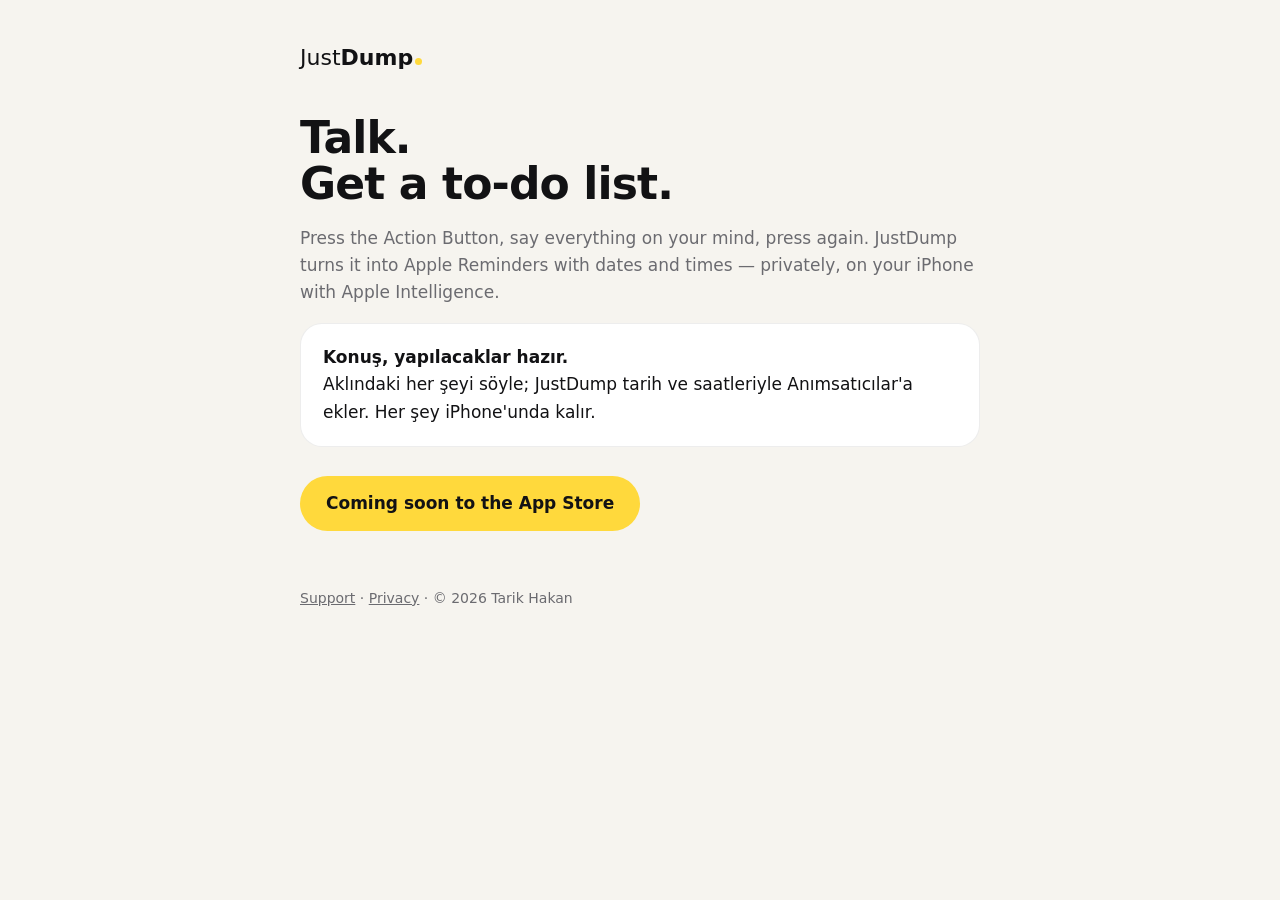
<file: index.html>
<!doctype html><html lang="en"><head><meta charset="utf-8"><meta name="viewport" content="width=device-width,initial-scale=1"><link rel="stylesheet" href="./style.css"><title>JustDump</title></head><body><main>
<a class="mark" href="./">Just<b>Dump</b><i></i></a>
<h1>Talk.<br>Get a to-do list.</h1>
<p>Press the Action Button, say everything on your mind, press again. JustDump turns it into Apple Reminders with dates and times — privately, on your iPhone with Apple Intelligence.</p>
<div class="card"><strong>Konuş, yapılacaklar hazır.</strong><br>Aklındaki her şeyi söyle; JustDump tarih ve saatleriyle Anımsatıcılar'a ekler. Her şey iPhone'unda kalır.</div>
<p><span class="btn">Coming soon to the App Store</span></p>
<footer><a href="./support/">Support</a> · <a href="./privacy/">Privacy</a> · © 2026 Tarik Hakan</footer>
</main></body></html>
</file>
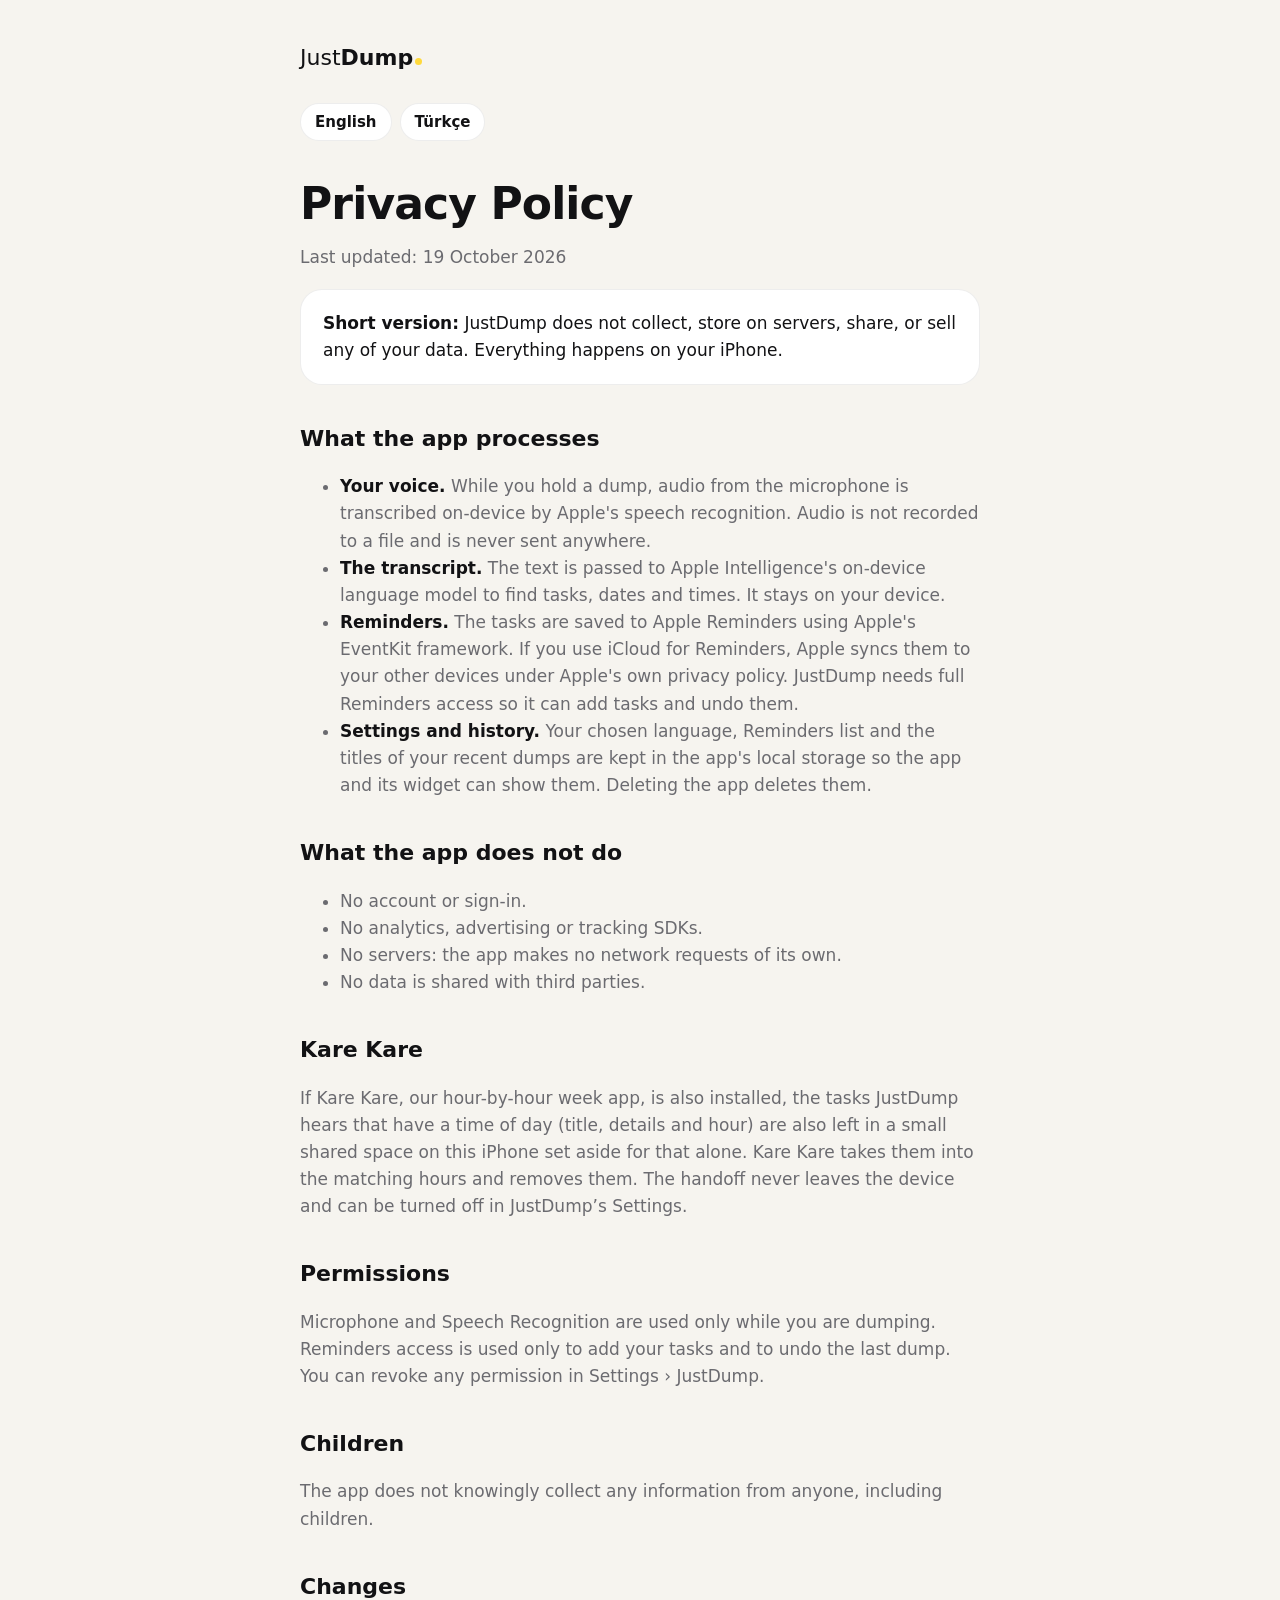
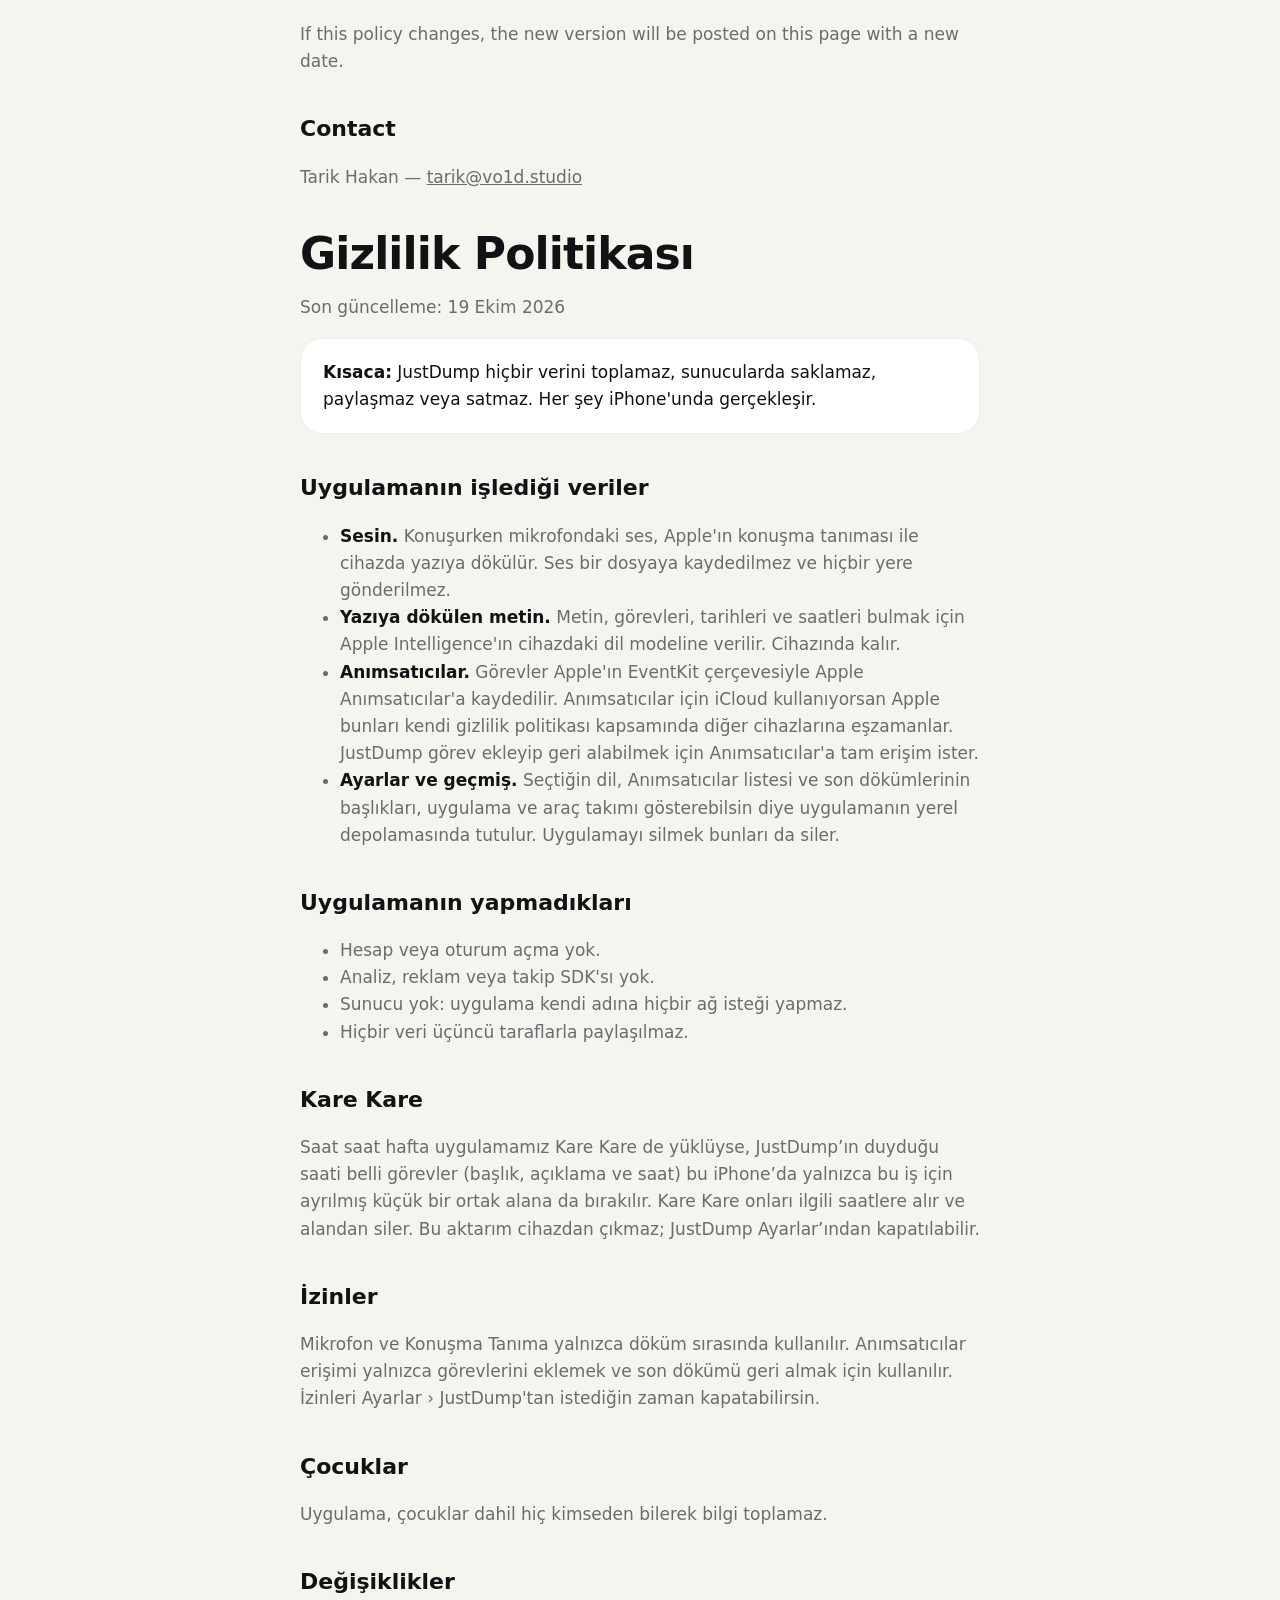
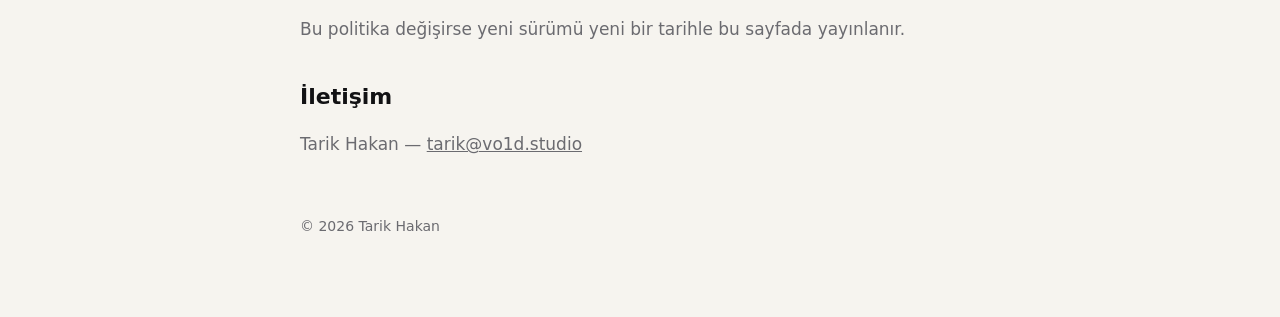
<file: privacy/index.html>
<!doctype html><html lang="en"><head><meta charset="utf-8"><meta name="viewport" content="width=device-width,initial-scale=1"><link rel="stylesheet" href="../style.css"><title>JustDump Privacy Policy</title></head><body><main>
<a class="mark" href="../">Just<b>Dump</b><i></i></a>
<div class="lang"><a href="#en">English</a><a href="#tr">Türkçe</a></div>
<section id="en">
<h1>Privacy Policy</h1>
<p>Last updated: 19 October 2026</p>
<div class="card"><strong>Short version:</strong> JustDump does not collect, store on servers, share, or sell any of your data. Everything happens on your iPhone.</div>
<h2>What the app processes</h2>
<ul>
<li><strong>Your voice.</strong> While you hold a dump, audio from the microphone is transcribed on-device by Apple's speech recognition. Audio is not recorded to a file and is never sent anywhere.</li>
<li><strong>The transcript.</strong> The text is passed to Apple Intelligence's on-device language model to find tasks, dates and times. It stays on your device.</li>
<li><strong>Reminders.</strong> The tasks are saved to Apple Reminders using Apple's EventKit framework. If you use iCloud for Reminders, Apple syncs them to your other devices under Apple's own privacy policy. JustDump needs full Reminders access so it can add tasks and undo them.</li>
<li><strong>Settings and history.</strong> Your chosen language, Reminders list and the titles of your recent dumps are kept in the app's local storage so the app and its widget can show them. Deleting the app deletes them.</li>
</ul>
<h2>What the app does not do</h2>
<ul><li>No account or sign-in.</li><li>No analytics, advertising or tracking SDKs.</li><li>No servers: the app makes no network requests of its own.</li><li>No data is shared with third parties.</li></ul>
<h2>Kare Kare</h2><p>If Kare Kare, our hour-by-hour week app, is also installed, the tasks JustDump hears that have a time of day (title, details and hour) are also left in a small shared space on this iPhone set aside for that alone. Kare Kare takes them into the matching hours and removes them. The handoff never leaves the device and can be turned off in JustDump’s Settings.</p>
<h2>Permissions</h2>
<p>Microphone and Speech Recognition are used only while you are dumping. Reminders access is used only to add your tasks and to undo the last dump. You can revoke any permission in Settings › JustDump.</p>
<h2>Children</h2><p>The app does not knowingly collect any information from anyone, including children.</p>
<h2>Changes</h2><p>If this policy changes, the new version will be posted on this page with a new date.</p>
<h2>Contact</h2><p>Tarik Hakan — <a href="mailto:tarik@vo1d.studio">tarik@vo1d.studio</a></p>
</section>
<section id="tr">
<h1>Gizlilik Politikası</h1>
<p>Son güncelleme: 19 Ekim 2026</p>
<div class="card"><strong>Kısaca:</strong> JustDump hiçbir verini toplamaz, sunucularda saklamaz, paylaşmaz veya satmaz. Her şey iPhone'unda gerçekleşir.</div>
<h2>Uygulamanın işlediği veriler</h2>
<ul>
<li><strong>Sesin.</strong> Konuşurken mikrofondaki ses, Apple'ın konuşma tanıması ile cihazda yazıya dökülür. Ses bir dosyaya kaydedilmez ve hiçbir yere gönderilmez.</li>
<li><strong>Yazıya dökülen metin.</strong> Metin, görevleri, tarihleri ve saatleri bulmak için Apple Intelligence'ın cihazdaki dil modeline verilir. Cihazında kalır.</li>
<li><strong>Anımsatıcılar.</strong> Görevler Apple'ın EventKit çerçevesiyle Apple Anımsatıcılar'a kaydedilir. Anımsatıcılar için iCloud kullanıyorsan Apple bunları kendi gizlilik politikası kapsamında diğer cihazlarına eşzamanlar. JustDump görev ekleyip geri alabilmek için Anımsatıcılar'a tam erişim ister.</li>
<li><strong>Ayarlar ve geçmiş.</strong> Seçtiğin dil, Anımsatıcılar listesi ve son dökümlerinin başlıkları, uygulama ve araç takımı gösterebilsin diye uygulamanın yerel depolamasında tutulur. Uygulamayı silmek bunları da siler.</li>
</ul>
<h2>Uygulamanın yapmadıkları</h2>
<ul><li>Hesap veya oturum açma yok.</li><li>Analiz, reklam veya takip SDK'sı yok.</li><li>Sunucu yok: uygulama kendi adına hiçbir ağ isteği yapmaz.</li><li>Hiçbir veri üçüncü taraflarla paylaşılmaz.</li></ul>
<h2>Kare Kare</h2><p>Saat saat hafta uygulamamız Kare Kare de yüklüyse, JustDump’ın duyduğu saati belli görevler (başlık, açıklama ve saat) bu iPhone’da yalnızca bu iş için ayrılmış küçük bir ortak alana da bırakılır. Kare Kare onları ilgili saatlere alır ve alandan siler. Bu aktarım cihazdan çıkmaz; JustDump Ayarlar’ından kapatılabilir.</p>
<h2>İzinler</h2>
<p>Mikrofon ve Konuşma Tanıma yalnızca döküm sırasında kullanılır. Anımsatıcılar erişimi yalnızca görevlerini eklemek ve son dökümü geri almak için kullanılır. İzinleri Ayarlar › JustDump'tan istediğin zaman kapatabilirsin.</p>
<h2>Çocuklar</h2><p>Uygulama, çocuklar dahil hiç kimseden bilerek bilgi toplamaz.</p>
<h2>Değişiklikler</h2><p>Bu politika değişirse yeni sürümü yeni bir tarihle bu sayfada yayınlanır.</p>
<h2>İletişim</h2><p>Tarik Hakan — <a href="mailto:tarik@vo1d.studio">tarik@vo1d.studio</a></p>
</section>
<footer>© 2026 Tarik Hakan</footer></main></body></html>
</file>
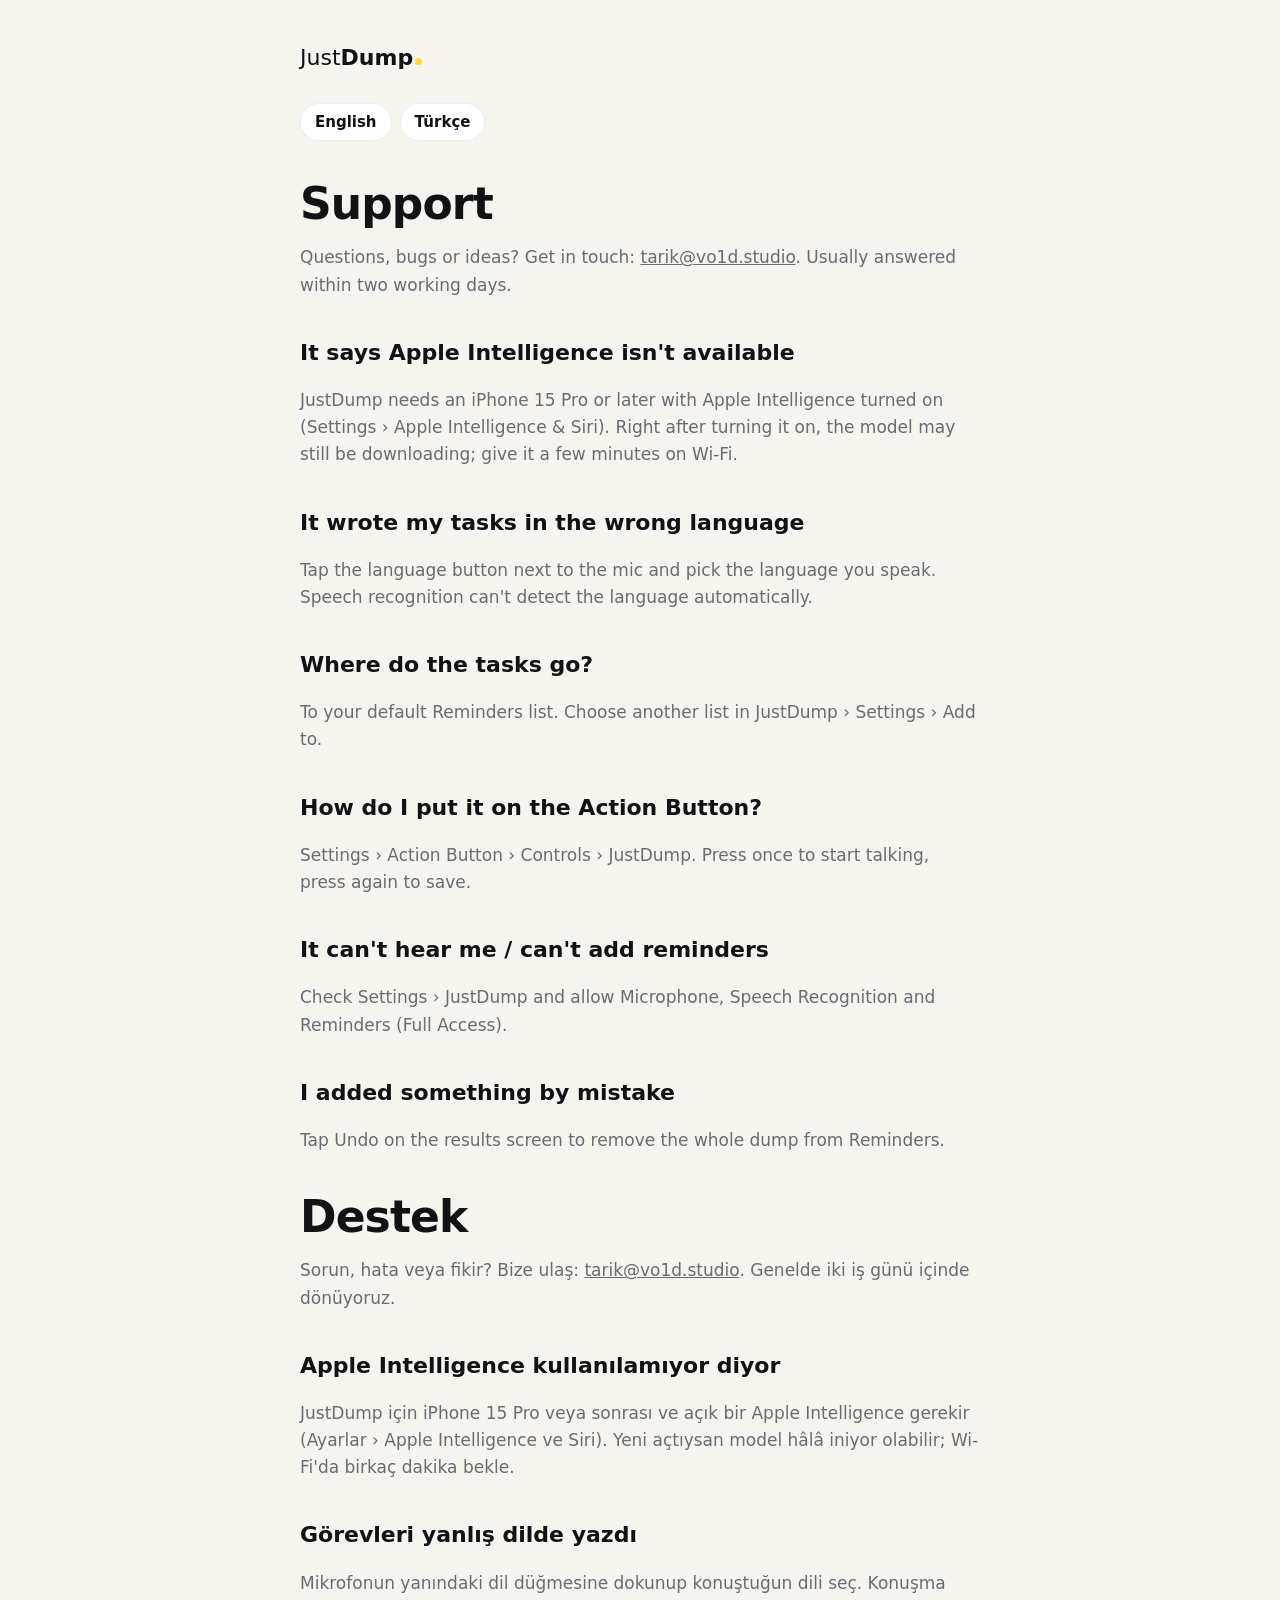
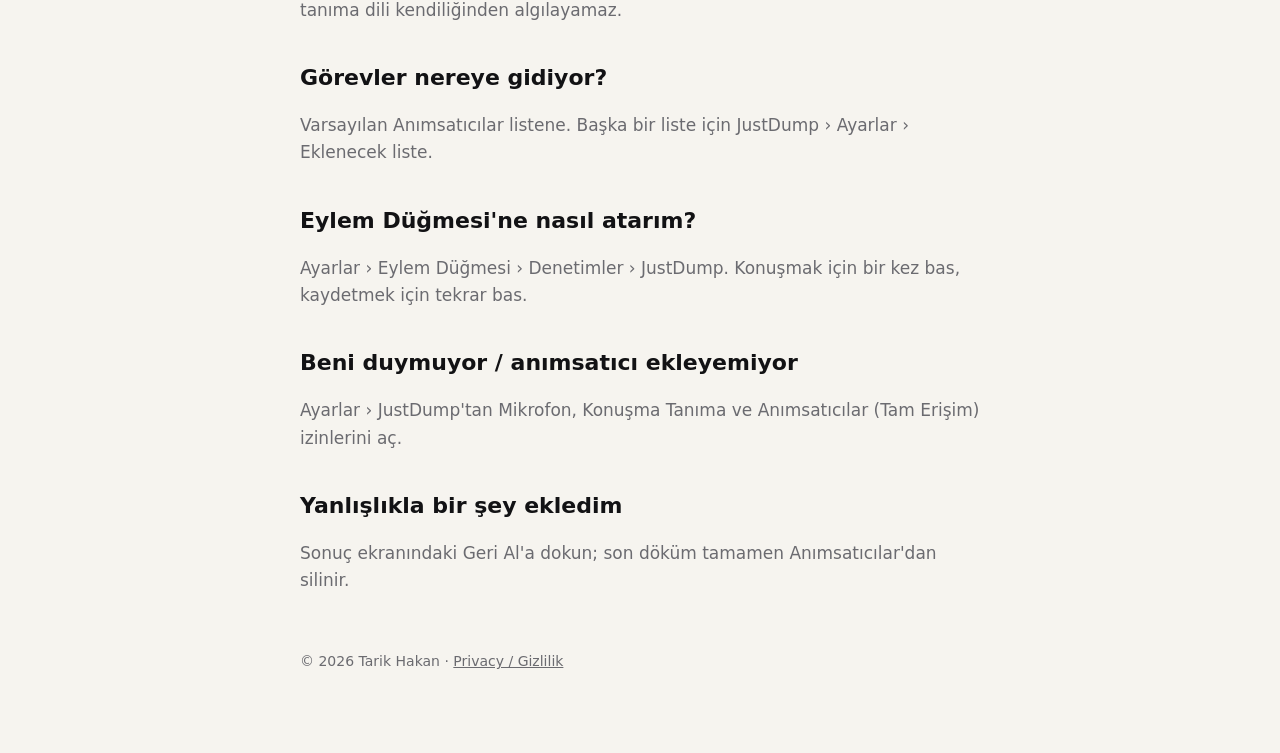
<file: support/index.html>
<!doctype html><html lang="en"><head><meta charset="utf-8"><meta name="viewport" content="width=device-width,initial-scale=1"><link rel="stylesheet" href="../style.css"><title>JustDump Support</title></head><body><main>
<a class="mark" href="../">Just<b>Dump</b><i></i></a>
<div class="lang"><a href="#en">English</a><a href="#tr">Türkçe</a></div>
<section id="en">
<h1>Support</h1>
<p>Questions, bugs or ideas? Get in touch: <a href="mailto:tarik@vo1d.studio">tarik@vo1d.studio</a>. Usually answered within two working days.</p>
<h2>It says Apple Intelligence isn't available</h2><p>JustDump needs an iPhone 15 Pro or later with Apple Intelligence turned on (Settings › Apple Intelligence &amp; Siri). Right after turning it on, the model may still be downloading; give it a few minutes on Wi-Fi.</p>
<h2>It wrote my tasks in the wrong language</h2><p>Tap the language button next to the mic and pick the language you speak. Speech recognition can't detect the language automatically.</p>
<h2>Where do the tasks go?</h2><p>To your default Reminders list. Choose another list in JustDump › Settings › Add to.</p>
<h2>How do I put it on the Action Button?</h2><p>Settings › Action Button › Controls › JustDump. Press once to start talking, press again to save.</p>
<h2>It can't hear me / can't add reminders</h2><p>Check Settings › JustDump and allow Microphone, Speech Recognition and Reminders (Full Access).</p>
<h2>I added something by mistake</h2><p>Tap Undo on the results screen to remove the whole dump from Reminders.</p>
</section>
<section id="tr">
<h1>Destek</h1>
<p>Sorun, hata veya fikir? Bize ulaş: <a href="mailto:tarik@vo1d.studio">tarik@vo1d.studio</a>. Genelde iki iş günü içinde dönüyoruz.</p>
<h2>Apple Intelligence kullanılamıyor diyor</h2><p>JustDump için iPhone 15 Pro veya sonrası ve açık bir Apple Intelligence gerekir (Ayarlar › Apple Intelligence ve Siri). Yeni açtıysan model hâlâ iniyor olabilir; Wi-Fi'da birkaç dakika bekle.</p>
<h2>Görevleri yanlış dilde yazdı</h2><p>Mikrofonun yanındaki dil düğmesine dokunup konuştuğun dili seç. Konuşma tanıma dili kendiliğinden algılayamaz.</p>
<h2>Görevler nereye gidiyor?</h2><p>Varsayılan Anımsatıcılar listene. Başka bir liste için JustDump › Ayarlar › Eklenecek liste.</p>
<h2>Eylem Düğmesi'ne nasıl atarım?</h2><p>Ayarlar › Eylem Düğmesi › Denetimler › JustDump. Konuşmak için bir kez bas, kaydetmek için tekrar bas.</p>
<h2>Beni duymuyor / anımsatıcı ekleyemiyor</h2><p>Ayarlar › JustDump'tan Mikrofon, Konuşma Tanıma ve Anımsatıcılar (Tam Erişim) izinlerini aç.</p>
<h2>Yanlışlıkla bir şey ekledim</h2><p>Sonuç ekranındaki Geri Al'a dokun; son döküm tamamen Anımsatıcılar'dan silinir.</p>
</section>
<footer>© 2026 Tarik Hakan · <a href="../privacy/">Privacy / Gizlilik</a></footer></main></body></html>
</file>
<file: style.css>
:root{--bg:#F6F4EF;--card:#fff;--ink:#121214;--muted:#6b6b70;--accent:#FFD93C;--line:rgba(0,0,0,.07)}
@media (prefers-color-scheme:dark){:root{--bg:#0C0C0E;--card:#19191D;--ink:#F4F4F5;--muted:#9a9aa1;--line:rgba(255,255,255,.08)}}
*{box-sizing:border-box}body{margin:0;background:var(--bg);color:var(--ink);font:17px/1.6 ui-rounded,-apple-system,"SF Pro Rounded",system-ui,sans-serif}
main{max-width:720px;margin:0 auto;padding:40px 20px 80px}
.mark{font-size:22px;font-weight:500;text-decoration:none;color:inherit}.mark b{font-weight:800}.mark i{display:inline-block;width:7px;height:7px;border-radius:50%;background:var(--accent);margin-left:2px}
h1{font-size:44px;line-height:1.05;letter-spacing:-.02em;font-weight:800;margin:40px 0 12px}
h2{font-size:22px;margin:36px 0 8px}p,li{color:var(--muted)}strong{color:var(--ink)}
.card{background:var(--card);border:1px solid var(--line);border-radius:22px;padding:20px 22px;margin:16px 0}
.lang{display:flex;gap:8px;margin-top:28px}.lang a{padding:6px 14px;border-radius:99px;background:var(--card);border:1px solid var(--line);color:inherit;text-decoration:none;font-weight:600;font-size:15px}
.btn{display:inline-block;background:var(--accent);color:#121214;font-weight:700;padding:14px 26px;border-radius:99px;text-decoration:none;margin-top:12px}
footer{margin-top:56px;font-size:14px;color:var(--muted)}a{color:inherit}
</file>
